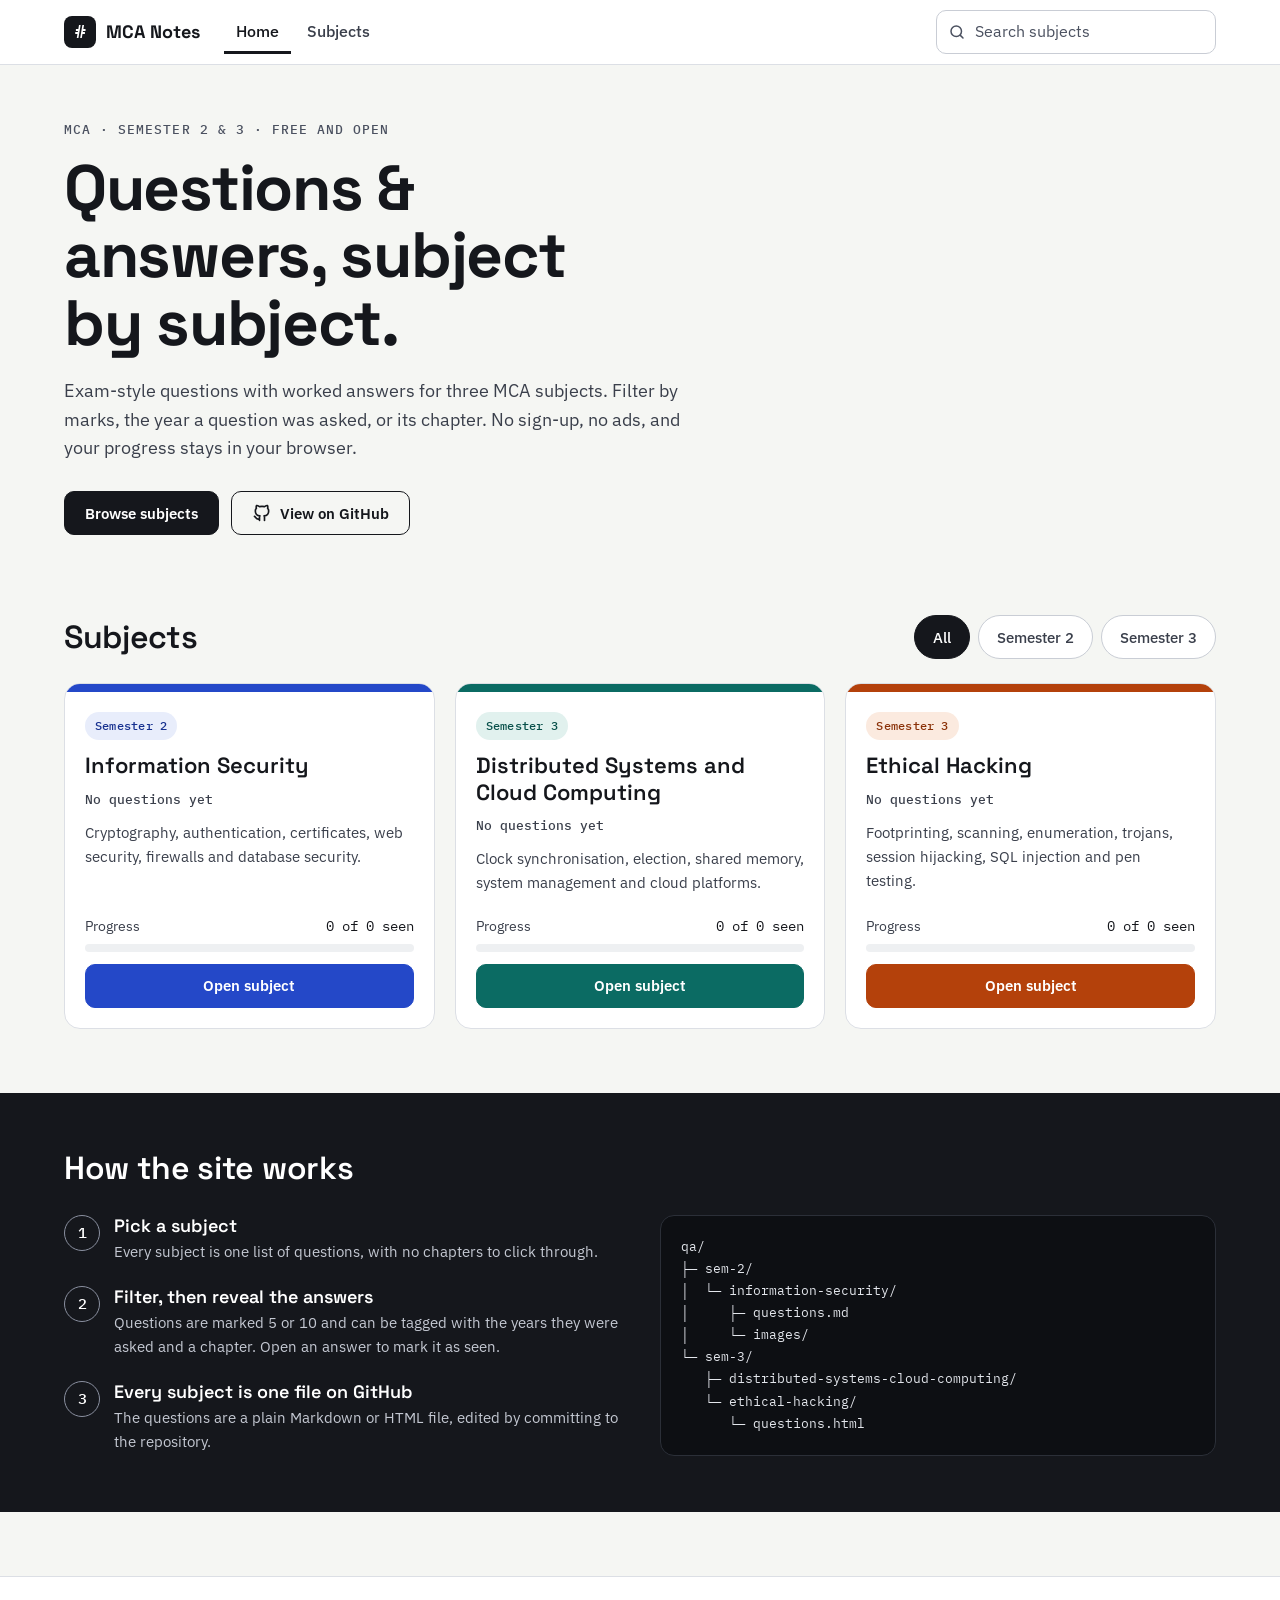
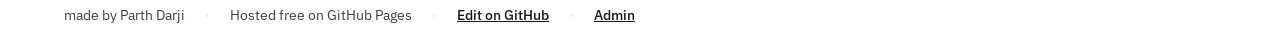
<file: index.html>
<!doctype html>
<html lang="en">
<head>
  <meta charset="utf-8">
  <meta name="viewport" content="width=device-width, initial-scale=1">
  <title>MCA Notes</title>
  <meta name="description" content="Free questions and answers for MCA Semester 2 and 3. Filter by marks, year asked and chapter.">
  <link rel="icon" href="assets/favicon.svg" type="image/svg+xml">
  <link rel="preconnect" href="https://fonts.googleapis.com">
  <link rel="preconnect" href="https://fonts.gstatic.com" crossorigin>
  <link rel="stylesheet" href="https://fonts.googleapis.com/css2?family=IBM+Plex+Mono:wght@400;500&family=IBM+Plex+Sans:wght@400;500;600&family=Space+Grotesk:wght@500;600;700&display=swap">
  <link rel="stylesheet" href="assets/css/style.css">
</head>
<body>
  <a class="skip-link" href="#main">Skip to content</a>

  <header class="site-header">
    <div class="container header-inner">
      <a class="brand" href="index.html" aria-label="MCA Notes home">
        <span class="brand-mark" aria-hidden="true">#</span>
        <span class="brand-name">MCA Notes</span>
      </a>
      <nav class="site-nav" id="site-nav" aria-label="Main">
        <a href="index.html" aria-current="page">Home</a>
        <a href="#subjects">Subjects</a>
      </nav>
      <form class="site-search" role="search" onsubmit="return false">
        <label class="sr-only" for="search">Search subjects</label>
        <svg class="icon" viewBox="0 0 24 24" aria-hidden="true"><circle cx="11" cy="11" r="7"/><path d="m20 20-3.5-3.5"/></svg>
        <input class="input" id="search" type="search" placeholder="Search subjects" autocomplete="off">
      </form>
      <button class="nav-toggle" type="button" id="nav-toggle" aria-expanded="false" aria-controls="site-nav" aria-label="Menu">
        <svg class="icon" viewBox="0 0 24 24" aria-hidden="true"><path d="M4 7h16M4 12h16M4 17h16"/></svg>
      </button>
    </div>
  </header>

  <main id="main">
    <noscript><p class="container" style="padding-block: 24px">This site needs JavaScript to list the subjects. Please enable it and reload.</p></noscript>
    <section class="hero">
      <div class="container">
        <p class="eyebrow">MCA · Semester 2 &amp; 3 · Free and open</p>
        <h1>Questions &amp; answers, subject by subject.</h1>
        <p class="hero-lead">Exam-style questions with worked answers for three MCA subjects. Filter by marks, the year a question was asked, or its chapter. No sign-up, no ads, and your progress stays in your browser.</p>
        <div class="hero-actions">
          <a class="btn btn-primary" href="#subjects">Browse subjects</a>
          <a class="btn" href="https://github.com/Parthdarji25/mca-note-qa" target="_blank" rel="noopener noreferrer">
            <svg class="icon" viewBox="0 0 24 24" aria-hidden="true"><path d="M9 19c-4.3 1.4-4.3-2.5-6-3m12 5v-3.5c0-1 .1-1.4-.5-2 2.8-.3 5.5-1.4 5.5-6a4.6 4.6 0 0 0-1.3-3.2 4.2 4.2 0 0 0-.1-3.2s-1.1-.3-3.5 1.3a12.3 12.3 0 0 0-6.2 0C6.5 2.8 5.4 3.1 5.4 3.1a4.2 4.2 0 0 0-.1 3.2A4.6 4.6 0 0 0 4 9.5c0 4.6 2.7 5.7 5.5 6-.6.6-.6 1.2-.5 2V21"/></svg>
            View on GitHub
          </a>
        </div>
      </div>
    </section>

    <div class="container">
      <a class="card continue-card" id="continue" href="#" hidden>
        <div class="continue-text">
          <p class="continue-label">Continue practising</p>
          <p class="continue-title" id="continue-title"></p>
          <p class="continue-sub" id="continue-sub"></p>
        </div>
        <svg class="icon" viewBox="0 0 24 24" aria-hidden="true"><path d="M5 12h14m-6-6 6 6-6 6"/></svg>
      </a>
    </div>

    <section class="section" id="subjects" aria-labelledby="subjects-title">
      <div class="container">
        <div class="section-head">
          <h2 id="subjects-title">Subjects</h2>
          <div class="filter" role="group" aria-label="Filter by semester">
            <button class="chip-btn" type="button" data-sem="all" aria-pressed="true">All</button>
            <button class="chip-btn" type="button" data-sem="2" aria-pressed="false">Semester 2</button>
            <button class="chip-btn" type="button" data-sem="3" aria-pressed="false">Semester 3</button>
          </div>
        </div>
        <div class="subject-grid" id="subject-grid" aria-live="polite">
          <p class="empty-note">Loading subjects…</p>
        </div>
      </div>
    </section>

    <section class="how" aria-labelledby="how-title">
      <div class="container">
        <h2 id="how-title">How the site works</h2>
        <div class="how-grid">
          <ol class="steps">
            <li>
              <div>
                <h3>Pick a subject</h3>
                <p>Every subject is one list of questions, with no chapters to click through.</p>
              </div>
            </li>
            <li>
              <div>
                <h3>Filter, then reveal the answers</h3>
                <p>Questions are marked 5 or 10 and can be tagged with the years they were asked and a chapter. Open an answer to mark it as seen.</p>
              </div>
            </li>
            <li>
              <div>
                <h3>Every subject is one file on GitHub</h3>
                <p>The questions are a plain Markdown or HTML file, edited by committing to the repository.</p>
              </div>
            </li>
          </ol>
          <pre class="tree" aria-label="Folder structure"><code>qa/
├─ sem-2/
│  └─ information-security/
│     ├─ questions.md
│     └─ images/
└─ sem-3/
   ├─ distributed-systems-cloud-computing/
   └─ ethical-hacking/
      └─ questions.html</code></pre>
        </div>
      </div>
    </section>
  </main>

  <footer class="site-footer">
    <div class="container footer-inner">
      <span>made by Parth Darji</span>
      <span class="sep" aria-hidden="true">·</span>
      <span>Hosted free on GitHub Pages</span>
      <span class="sep" aria-hidden="true">·</span>
      <a href="https://github.com/Parthdarji25/mca-note-qa" target="_blank" rel="noopener noreferrer">Edit on GitHub</a>
      <span class="sep" aria-hidden="true">·</span>
      <a href="admin/">Admin</a>
    </div>
  </footer>

  <script type="module" src="assets/js/nav.js"></script>
  <script type="module" src="assets/js/home.js"></script>
</body>
</html>
</file>
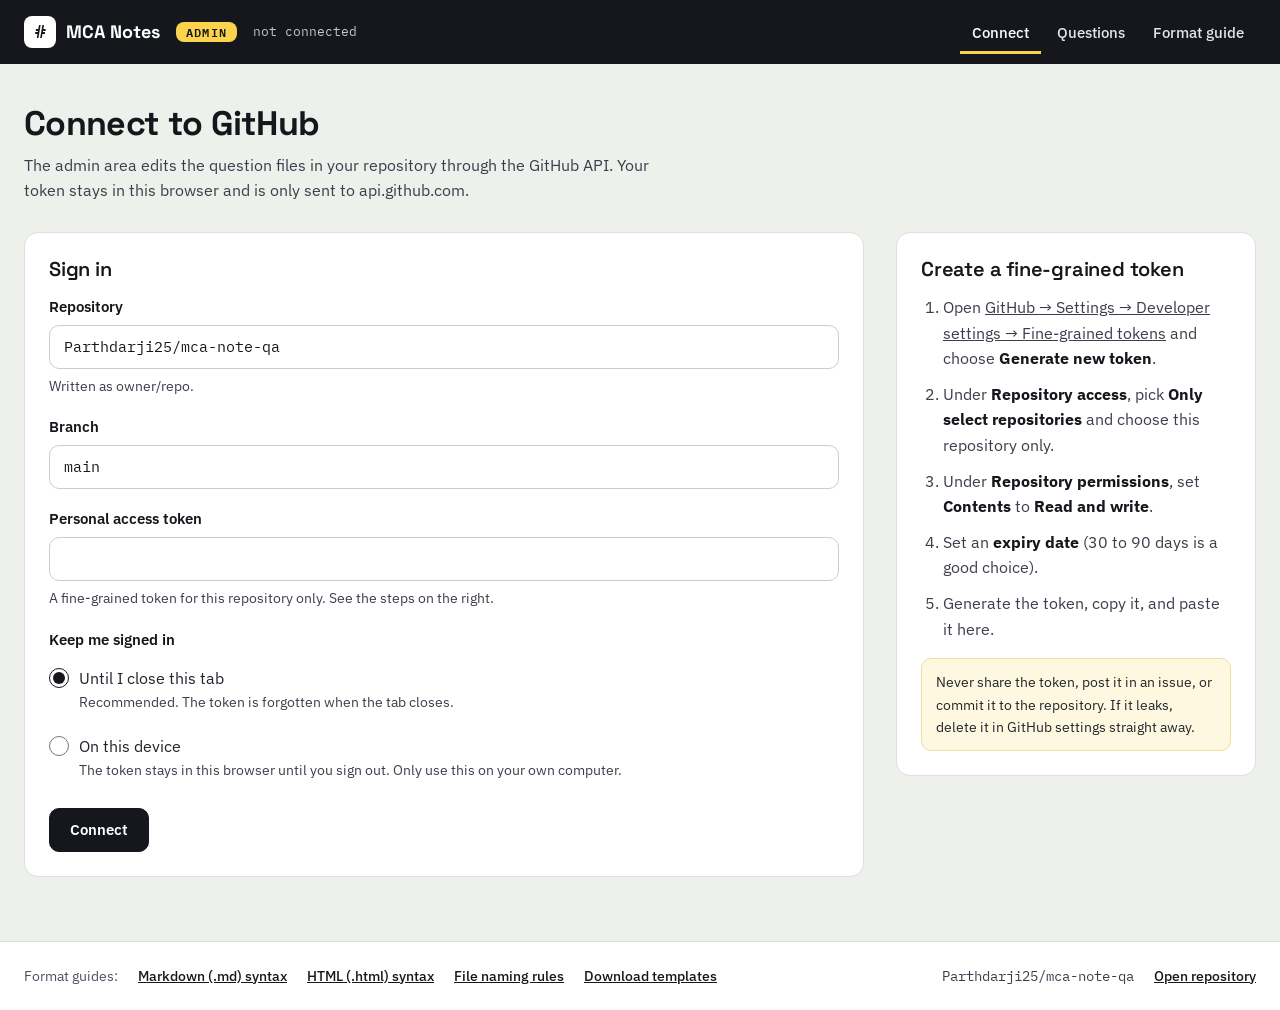
<file: admin/index.html>
<!doctype html>
<html lang="en">
<head>
  <meta charset="utf-8">
  <meta name="viewport" content="width=device-width, initial-scale=1">
  <meta name="robots" content="noindex">
  <title>Connect to GitHub · MCA Notes Admin</title>
  <meta name="description" content="Sign in to the MCA Notes admin area with a GitHub token.">
  <link rel="icon" href="../assets/favicon.svg" type="image/svg+xml">
  <link rel="preconnect" href="https://fonts.googleapis.com">
  <link rel="preconnect" href="https://fonts.gstatic.com" crossorigin>
  <link rel="stylesheet" href="https://fonts.googleapis.com/css2?family=IBM+Plex+Mono:wght@400;500&family=IBM+Plex+Sans:wght@400;500;600&family=Space+Grotesk:wght@500;600;700&display=swap">
  <link rel="stylesheet" href="../assets/css/style.css">
  <link rel="stylesheet" href="../assets/css/admin.css">
</head>
<body class="admin">
  <a class="skip-link" href="#main">Skip to content</a>
  <header class="admin-header" id="admin-header"></header>

  <main id="main" class="container admin-main">
    <h1 class="admin-title">Connect to GitHub</h1>
    <p class="admin-lead">The admin area edits the question files in your repository through the GitHub API. Your token stays in this browser and is only sent to api.github.com.</p>

    <div class="admin-grid">
      <div>
        <div id="status" class="banner banner-error" role="alert" hidden></div>

        <section class="panel" id="connect-panel" aria-labelledby="connect-title">
          <h2 id="connect-title">Sign in</h2>
          <form id="connect-form" novalidate>
            <div class="field">
              <label for="repo">Repository</label>
              <input class="input mono" id="repo" name="repo" type="text" value="Parthdarji25/mca-note-qa" autocomplete="off" spellcheck="false" required>
              <span class="hint">Written as owner/repo.</span>
            </div>
            <div class="field">
              <label for="branch">Branch</label>
              <input class="input mono" id="branch" name="branch" type="text" value="main" autocomplete="off" spellcheck="false" required>
            </div>
            <div class="field">
              <label for="token">Personal access token</label>
              <input class="input mono" id="token" name="token" type="password" autocomplete="off" spellcheck="false" required>
              <span class="hint">A fine-grained token for this repository only. See the steps on the right.</span>
            </div>
            <fieldset class="radio-group">
              <legend>Keep me signed in</legend>
              <label class="radio">
                <input type="radio" name="persist" value="session" checked>
                <span>Until I close this tab<small>Recommended. The token is forgotten when the tab closes.</small></span>
              </label>
              <label class="radio">
                <input type="radio" name="persist" value="device">
                <span>On this device<small>The token stays in this browser until you sign out. Only use this on your own computer.</small></span>
              </label>
            </fieldset>
            <button class="btn btn-primary" id="connect-btn" type="submit">Connect</button>
          </form>
        </section>

        <section class="panel connected" id="connected-panel" aria-labelledby="connected-title" hidden>
          <h2 id="connected-title">You are connected</h2>
          <dl>
            <dt>Repository</dt><dd id="c-repo"></dd>
            <dt>Branch</dt><dd id="c-branch"></dd>
            <dt>Token kept</dt><dd id="c-kept"></dd>
          </dl>
          <div class="btn-row">
            <a class="btn btn-primary" href="questions.html">Manage questions</a>
            <button class="btn" id="signout-btn" type="button">Sign out</button>
          </div>
        </section>
      </div>

      <aside class="panel" aria-labelledby="help-title">
        <h2 id="help-title">Create a fine-grained token</h2>
        <ol class="steps-list">
          <li>Open <a href="https://github.com/settings/personal-access-tokens/new" target="_blank" rel="noopener noreferrer">GitHub &rarr; Settings &rarr; Developer settings &rarr; Fine-grained tokens</a> and choose <strong>Generate new token</strong>.</li>
          <li>Under <strong>Repository access</strong>, pick <strong>Only select repositories</strong> and choose this repository only.</li>
          <li>Under <strong>Repository permissions</strong>, set <strong>Contents</strong> to <strong>Read and write</strong>.</li>
          <li>Set an <strong>expiry date</strong> (30 to 90 days is a good choice).</li>
          <li>Generate the token, copy it, and paste it here.</li>
        </ol>
        <p class="callout">Never share the token, post it in an issue, or commit it to the repository. If it leaks, delete it in GitHub settings straight away.</p>
      </aside>
    </div>
  </main>

  <footer class="admin-footer" id="admin-footer"></footer>
  <script type="module" src="../assets/js/admin/connect.js"></script>
</body>
</html>
</file>
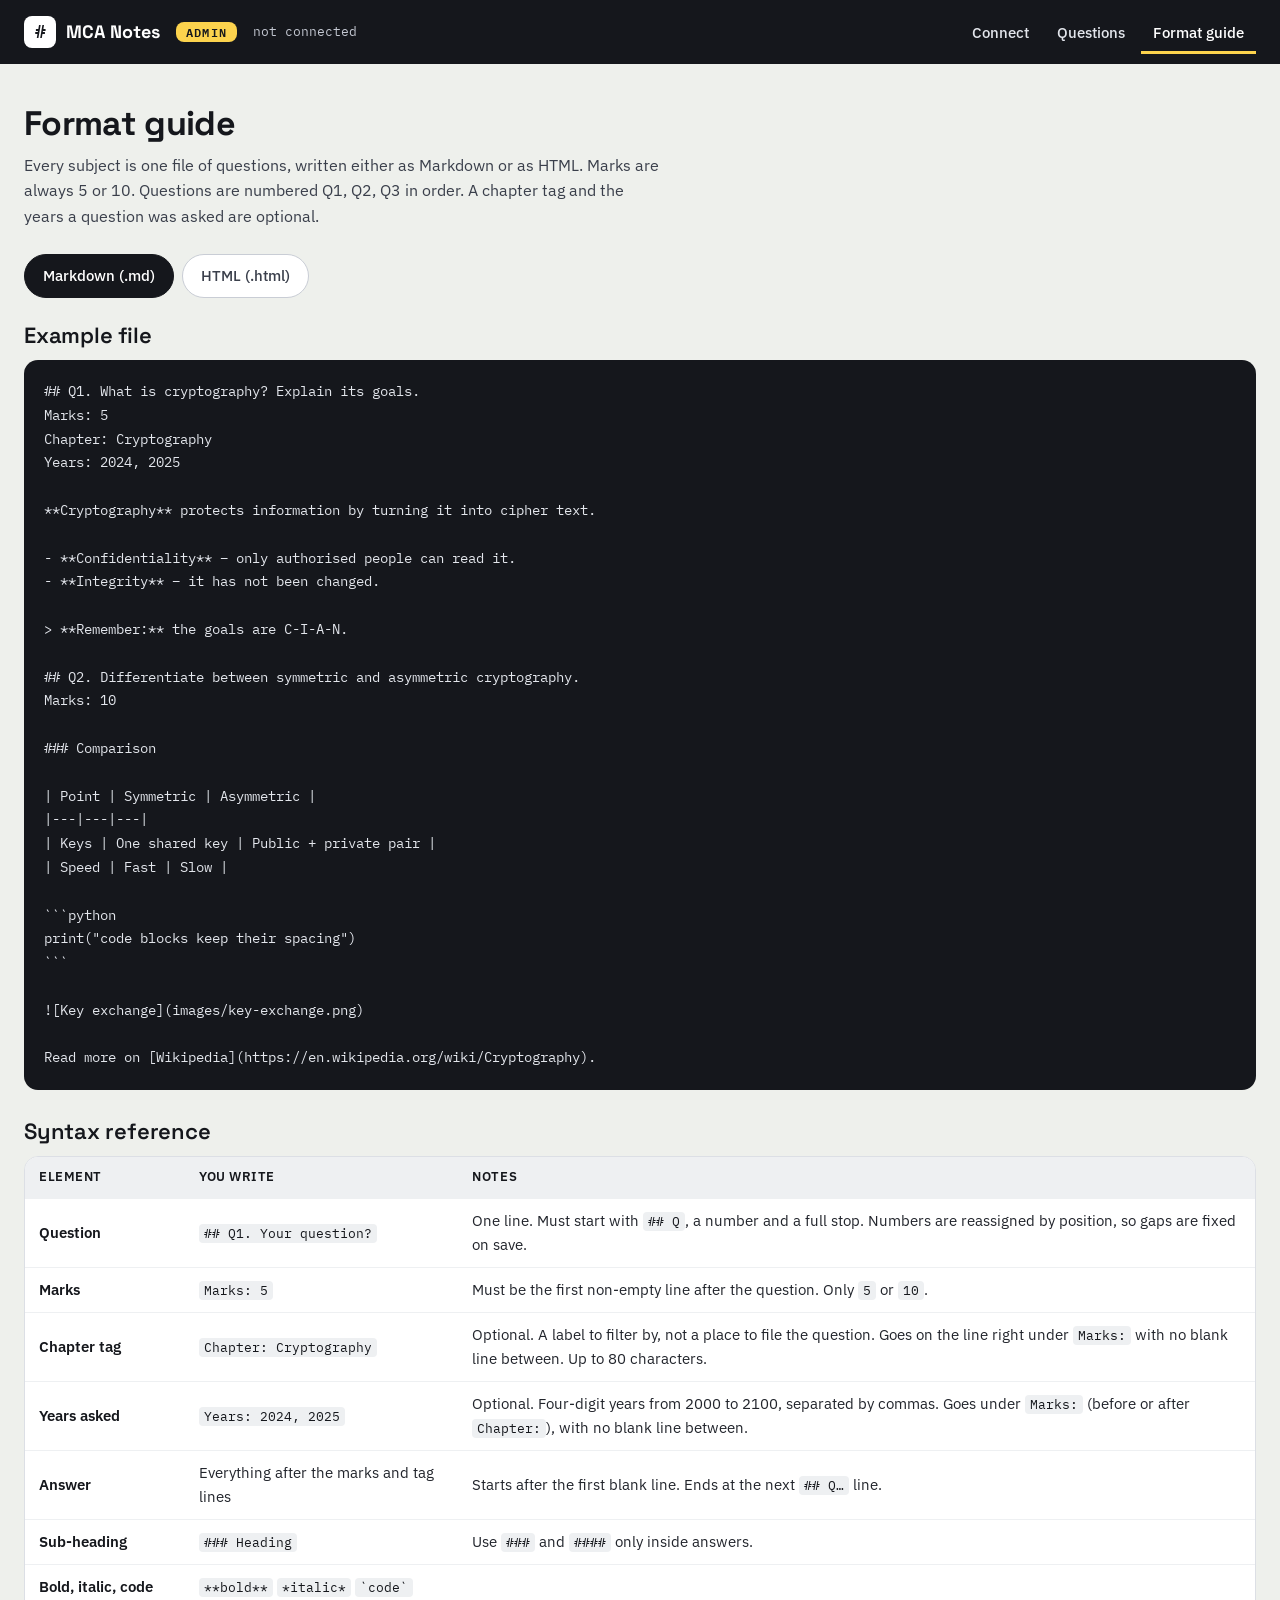
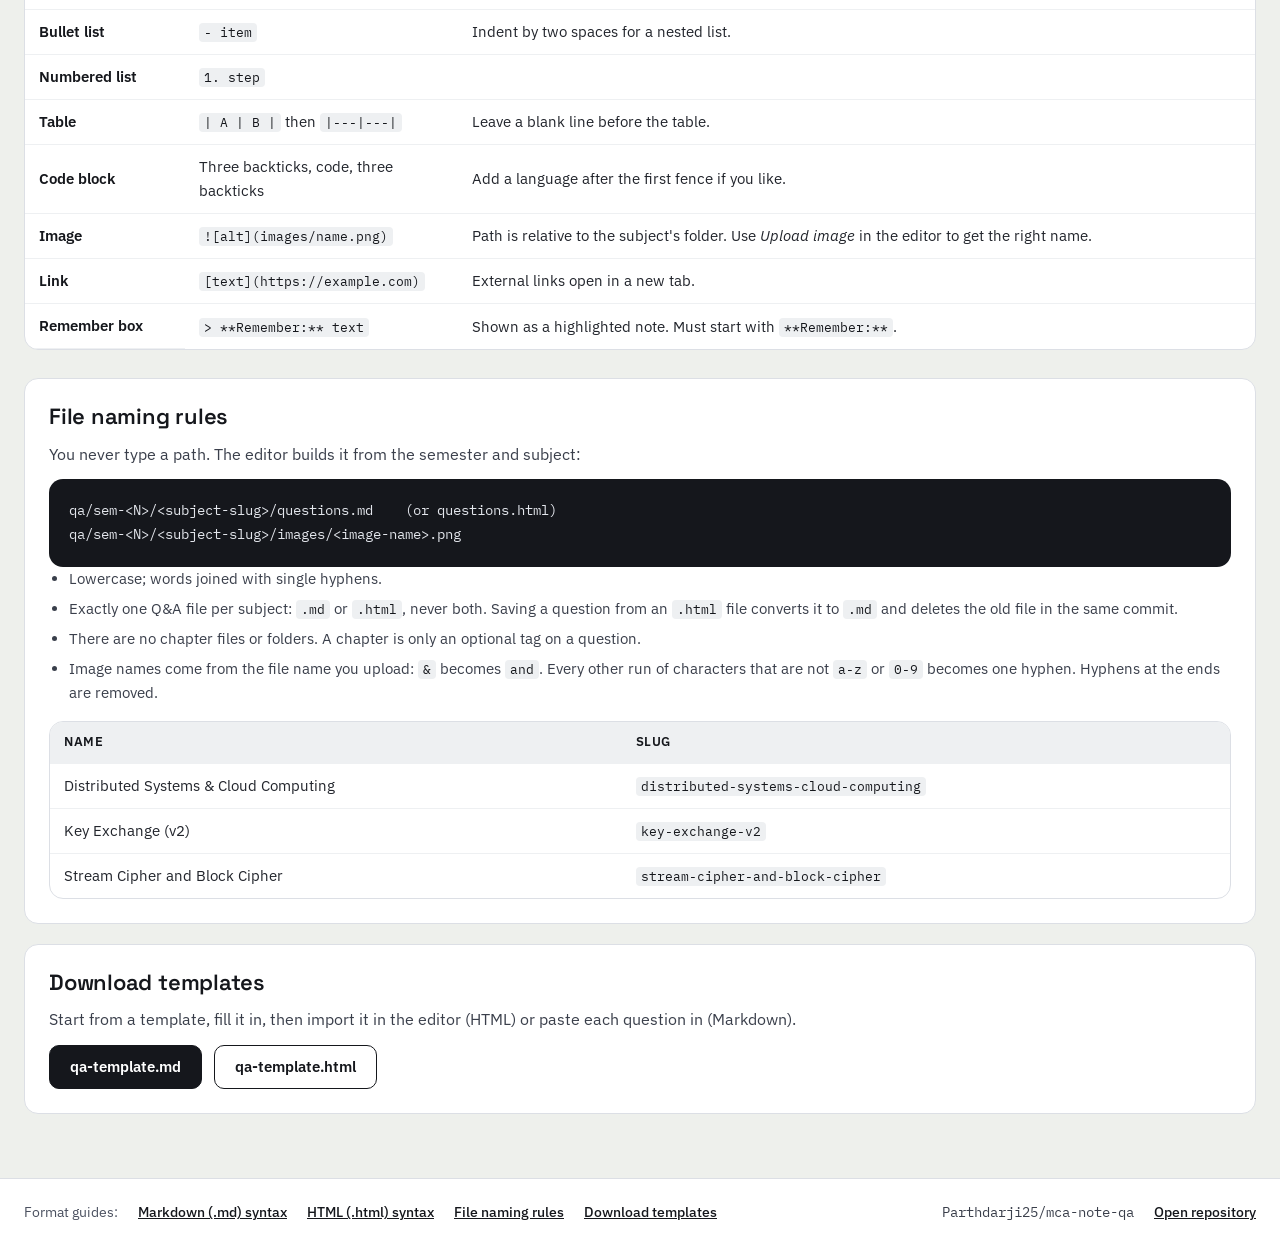
<file: admin/guide.html>
<!doctype html>
<html lang="en">
<head>
  <meta charset="utf-8">
  <meta name="viewport" content="width=device-width, initial-scale=1">
  <meta name="robots" content="noindex">
  <title>Format guide · MCA Notes Admin</title>
  <meta name="description" content="How to write Q&amp;A files in Markdown or HTML, the file naming rules, and downloadable templates.">
  <link rel="icon" href="../assets/favicon.svg" type="image/svg+xml">
  <link rel="preconnect" href="https://fonts.googleapis.com">
  <link rel="preconnect" href="https://fonts.gstatic.com" crossorigin>
  <link rel="stylesheet" href="https://fonts.googleapis.com/css2?family=IBM+Plex+Mono:wght@400;500&family=IBM+Plex+Sans:wght@400;500;600&family=Space+Grotesk:wght@500;600;700&display=swap">
  <link rel="stylesheet" href="../assets/css/style.css">
  <link rel="stylesheet" href="../assets/css/admin.css">
</head>
<body class="admin">
  <a class="skip-link" href="#main">Skip to content</a>
  <header class="admin-header" id="admin-header"></header>

  <main id="main" class="container admin-main">
    <h1 class="admin-title">Format guide</h1>
    <p class="admin-lead">Every subject is one file of questions, written either as Markdown or as HTML. Marks are always 5 or 10. Questions are numbered Q1, Q2, Q3 in order. A chapter tag and the years a question was asked are optional.</p>

    <div class="tabs" role="tablist" aria-label="File format">
      <button class="tab" type="button" role="tab" id="tab-md" aria-controls="panel-md" aria-selected="true">Markdown (.md)</button>
      <button class="tab" type="button" role="tab" id="tab-html" aria-controls="panel-html" aria-selected="false">HTML (.html)</button>
    </div>

    <!-- ===================== Markdown ===================== -->
    <section id="panel-md" role="tabpanel" aria-labelledby="tab-md" class="guide-panel">
      <h2>Example file</h2>
      <pre class="code-panel" tabindex="0" aria-label="Markdown example file"><code>## Q1. What is cryptography? Explain its goals.
Marks: 5
Chapter: Cryptography
Years: 2024, 2025

**Cryptography** protects information by turning it into cipher text.

- **Confidentiality** – only authorised people can read it.
- **Integrity** – it has not been changed.

&gt; **Remember:** the goals are C-I-A-N.

## Q2. Differentiate between symmetric and asymmetric cryptography.
Marks: 10

### Comparison

| Point | Symmetric | Asymmetric |
|---|---|---|
| Keys | One shared key | Public + private pair |
| Speed | Fast | Slow |

```python
print("code blocks keep their spacing")
```

![Key exchange](images/key-exchange.png)

Read more on [Wikipedia](https://en.wikipedia.org/wiki/Cryptography).</code></pre>

      <h2>Syntax reference</h2>
      <div class="table-wrap">
        <table class="data-table guide-table">
          <thead><tr><th scope="col">Element</th><th scope="col">You write</th><th scope="col">Notes</th></tr></thead>
          <tbody>
            <tr><th scope="row">Question</th><td><code>## Q1. Your question?</code></td><td>One line. Must start with <code>## Q</code>, a number and a full stop. Numbers are reassigned by position, so gaps are fixed on save.</td></tr>
            <tr><th scope="row">Marks</th><td><code>Marks: 5</code></td><td>Must be the first non-empty line after the question. Only <code>5</code> or <code>10</code>.</td></tr>
            <tr><th scope="row">Chapter tag</th><td><code>Chapter: Cryptography</code></td><td>Optional. A label to filter by, not a place to file the question. Goes on the line right under <code>Marks:</code> with no blank line between. Up to 80 characters.</td></tr>
            <tr><th scope="row">Years asked</th><td><code>Years: 2024, 2025</code></td><td>Optional. Four-digit years from 2000 to 2100, separated by commas. Goes under <code>Marks:</code> (before or after <code>Chapter:</code>), with no blank line between.</td></tr>
            <tr><th scope="row">Answer</th><td>Everything after the marks and tag lines</td><td>Starts after the first blank line. Ends at the next <code>## Q…</code> line.</td></tr>
            <tr><th scope="row">Sub-heading</th><td><code>### Heading</code></td><td>Use <code>###</code> and <code>####</code> only inside answers.</td></tr>
            <tr><th scope="row">Bold, italic, code</th><td><code>**bold**</code> <code>*italic*</code> <code>`code`</code></td><td></td></tr>
            <tr><th scope="row">Bullet list</th><td><code>- item</code></td><td>Indent by two spaces for a nested list.</td></tr>
            <tr><th scope="row">Numbered list</th><td><code>1. step</code></td><td></td></tr>
            <tr><th scope="row">Table</th><td><code>| A | B |</code> then <code>|---|---|</code></td><td>Leave a blank line before the table.</td></tr>
            <tr><th scope="row">Code block</th><td>Three backticks, code, three backticks</td><td>Add a language after the first fence if you like.</td></tr>
            <tr><th scope="row">Image</th><td><code>![alt](images/name.png)</code></td><td>Path is relative to the subject's folder. Use <em>Upload image</em> in the editor to get the right name.</td></tr>
            <tr><th scope="row">Link</th><td><code>[text](https://example.com)</code></td><td>External links open in a new tab.</td></tr>
            <tr><th scope="row">Remember box</th><td><code>&gt; **Remember:** text</code></td><td>Shown as a highlighted note. Must start with <code>**Remember:**</code>.</td></tr>
          </tbody>
        </table>
      </div>
    </section>

    <!-- ===================== HTML ===================== -->
    <section id="panel-html" role="tabpanel" aria-labelledby="tab-html" class="guide-panel" hidden>
      <h2>Example file</h2>
      <pre class="code-panel" tabindex="0" aria-label="HTML example file"><code>&lt;section class="question" data-marks="5" data-chapter="Cryptography" data-years="2024,2025"&gt;
  &lt;h2&gt;What is cryptography? Explain its goals.&lt;/h2&gt;
  &lt;div class="answer"&gt;
    &lt;p&gt;&lt;strong&gt;Cryptography&lt;/strong&gt; protects information.&lt;/p&gt;
    &lt;ul&gt;
      &lt;li&gt;Confidentiality&lt;/li&gt;
      &lt;li&gt;Integrity&lt;/li&gt;
    &lt;/ul&gt;
    &lt;blockquote class="note"&gt;&lt;strong&gt;Remember:&lt;/strong&gt; C-I-A-N.&lt;/blockquote&gt;
  &lt;/div&gt;
&lt;/section&gt;

&lt;section class="question" data-marks="10"&gt;
  &lt;h2&gt;Differentiate between symmetric and asymmetric cryptography.&lt;/h2&gt;
  &lt;div class="answer"&gt;
    &lt;h3&gt;Comparison&lt;/h3&gt;
    &lt;table&gt;
      &lt;thead&gt;&lt;tr&gt;&lt;th&gt;Point&lt;/th&gt;&lt;th&gt;Symmetric&lt;/th&gt;&lt;th&gt;Asymmetric&lt;/th&gt;&lt;/tr&gt;&lt;/thead&gt;
      &lt;tbody&gt;&lt;tr&gt;&lt;td&gt;Keys&lt;/td&gt;&lt;td&gt;One&lt;/td&gt;&lt;td&gt;Two&lt;/td&gt;&lt;/tr&gt;&lt;/tbody&gt;
    &lt;/table&gt;
    &lt;pre&gt;&lt;code&gt;print("hello")&lt;/code&gt;&lt;/pre&gt;
    &lt;p&gt;&lt;img src="images/key-exchange.png" alt="Key exchange"&gt;&lt;/p&gt;
  &lt;/div&gt;
&lt;/section&gt;</code></pre>

      <h2>Syntax reference</h2>
      <div class="table-wrap">
        <table class="data-table guide-table">
          <thead><tr><th scope="col">Element</th><th scope="col">You write</th><th scope="col">Notes</th></tr></thead>
          <tbody>
            <tr><th scope="row">Question</th><td><code>&lt;section class="question" data-marks="5"&gt;</code></td><td>One section per question. <code>data-marks</code> must be <code>5</code> or <code>10</code>.</td></tr>
            <tr><th scope="row">Chapter tag</th><td><code>data-chapter="Cryptography"</code></td><td>Optional attribute on the section. A label to filter by. Up to 80 characters.</td></tr>
            <tr><th scope="row">Years asked</th><td><code>data-years="2024,2025"</code></td><td>Optional attribute on the section. Four-digit years from 2000 to 2100, separated by commas.</td></tr>
            <tr><th scope="row">Question text</th><td><code>&lt;h2&gt;…&lt;/h2&gt;</code></td><td>The first <code>h2</code> in the section.</td></tr>
            <tr><th scope="row">Answer</th><td><code>&lt;div class="answer"&gt;…&lt;/div&gt;</code></td><td>Everything the reader sees under the question.</td></tr>
            <tr><th scope="row">Text</th><td><code>p h3 h4 strong em b i u br sup sub hr</code></td><td>Use <code>h3</code> or <code>h4</code> for headings inside answers.</td></tr>
            <tr><th scope="row">Lists</th><td><code>ul ol li</code></td><td></td></tr>
            <tr><th scope="row">Table</th><td><code>table thead tbody tr th td</code></td><td></td></tr>
            <tr><th scope="row">Code</th><td><code>&lt;pre&gt;&lt;code&gt;…&lt;/code&gt;&lt;/pre&gt;</code></td><td>Escape <code>&lt;</code> as <code>&amp;lt;</code> inside code.</td></tr>
            <tr><th scope="row">Image</th><td><code>&lt;img src="images/name.png" alt="…"&gt;</code></td><td>Path is relative to the subject's folder.</td></tr>
            <tr><th scope="row">Link</th><td><code>&lt;a href="https://…"&gt;text&lt;/a&gt;</code></td><td>External links open in a new tab.</td></tr>
            <tr><th scope="row">Remember box</th><td><code>&lt;blockquote class="note"&gt;…&lt;/blockquote&gt;</code></td><td>Shown as a highlighted note.</td></tr>
          </tbody>
        </table>
      </div>

      <div class="panel removed-box">
        <h2>Removed from .html files</h2>
        <p>Uploaded files are cleaned before they are saved, and again every time a page is shown. The editor lists anything it will remove.</p>
        <ul class="rule-list">
          <li><code>&lt;script&gt;</code>, <code>&lt;style&gt;</code>, <code>&lt;iframe&gt;</code>, <code>&lt;form&gt;</code>, <code>&lt;object&gt;</code> and <code>&lt;embed&gt;</code> elements.</li>
          <li>Inline <code>style="…"</code> attributes.</li>
          <li>Every event attribute: <code>onclick</code>, <code>onload</code>, <code>onerror</code> and all other <code>on…</code> attributes.</li>
          <li><code>javascript:</code> links.</li>
          <li>Any tag not in the table above (for example <code>div</code>, <code>span</code>, <code>h1</code>, <code>h2</code>, <code>h5</code> inside an answer). The text inside is kept; the tag is dropped.</li>
          <li>Classes, ids and data attributes, except <code>class="note"</code> on a blockquote.</li>
        </ul>
      </div>
    </section>

    <!-- ===================== Naming ===================== -->
    <section id="naming" class="panel guide-section" aria-labelledby="naming-title">
      <h2 id="naming-title">File naming rules</h2>
      <p>You never type a path. The editor builds it from the semester and subject:</p>
      <pre class="code-panel" tabindex="0" aria-label="Path pattern"><code>qa/sem-&lt;N&gt;/&lt;subject-slug&gt;/questions.md    (or questions.html)
qa/sem-&lt;N&gt;/&lt;subject-slug&gt;/images/&lt;image-name&gt;.png</code></pre>
      <ul class="rule-list">
        <li>Lowercase; words joined with single hyphens.</li>
        <li>Exactly one Q&amp;A file per subject: <code>.md</code> or <code>.html</code>, never both. Saving a question from an <code>.html</code> file converts it to <code>.md</code> and deletes the old file in the same commit.</li>
        <li>There are no chapter files or folders. A chapter is only an optional tag on a question.</li>
        <li>Image names come from the file name you upload: <code>&amp;</code> becomes <code>and</code>. Every other run of characters that are not <code>a-z</code> or <code>0-9</code> becomes one hyphen. Hyphens at the ends are removed.</li>
      </ul>
      <div class="table-wrap">
        <table class="data-table guide-table">
          <thead><tr><th scope="col">Name</th><th scope="col">Slug</th></tr></thead>
          <tbody>
            <tr><td>Distributed Systems &amp; Cloud Computing</td><td><code>distributed-systems-cloud-computing</code></td></tr>
            <tr><td>Key Exchange (v2)</td><td><code>key-exchange-v2</code></td></tr>
            <tr><td>Stream Cipher and Block Cipher</td><td><code>stream-cipher-and-block-cipher</code></td></tr>
          </tbody>
        </table>
      </div>
    </section>

    <!-- ===================== Templates ===================== -->
    <section id="templates" class="panel guide-section" aria-labelledby="templates-title">
      <h2 id="templates-title">Download templates</h2>
      <p>Start from a template, fill it in, then import it in the editor (HTML) or paste each question in (Markdown).</p>
      <div class="btn-row">
        <a class="btn btn-primary" href="../templates/qa-template.md" download>qa-template.md</a>
        <a class="btn" href="../templates/qa-template.html" download>qa-template.html</a>
      </div>
    </section>
  </main>

  <footer class="admin-footer" id="admin-footer"></footer>
  <script type="module" src="../assets/js/admin/guide.js"></script>
</body>
</html>
</file>
<file: assets/css/style.css>
/* MCA Notes - design tokens and shared components */

:root {
  /* Surfaces and text */
  --ground: #F5F6F3;
  --surface: #FFFFFF;
  --admin-ground: #EEF0EC;
  --ink: #15171C;
  --text: #22252C;
  --text-2: #3A3F4B;
  --muted: #4B5160;
  --line: #DCDFE5;
  --line-soft: #EEF0F2;
  --input-border: #C9CDD5;
  --code-bg: #15171C;
  --code-text: #E3E6EC;

  /* Status */
  --success-bg: #DDF3E4;
  --success-text: #0F5132;
  --danger: #A11D1D;
  --danger-bg: #FDE8E8;
  --warn-bg: #FFF8E1;
  --warn-line: #F2DE9C;
  --admin-badge: #FCD34D;

  /* Subject accent: overridden per element from subjects.json */
  --accent: #2448C8;
  --tint: #E8EDFB;
  --accent-dark: #16308F;

  /* Shape and layout */
  --radius-sm: 8px;
  --radius-md: 10px;
  --radius-lg: 14px;
  --radius-xl: 16px;
  --page-max: 1200px;
  --admin-max: 1360px;
  --gutter: 24px;
  --touch: 44px;

  /* Type */
  --font-head: "Space Grotesk", system-ui, sans-serif;
  --font-body: "IBM Plex Sans", system-ui, -apple-system, "Segoe UI", sans-serif;
  --font-mono: "IBM Plex Mono", ui-monospace, "SFMono-Regular", Menlo, Consolas, monospace;
}

@media (max-width: 639px) {
  :root { --gutter: 16px; }
}

/* ---------- Base ---------- */

*, *::before, *::after { box-sizing: border-box; }

html { -webkit-text-size-adjust: 100%; scroll-behavior: smooth; }

body {
  margin: 0;
  min-height: 100vh;
  display: flex;
  flex-direction: column;
  background: var(--ground);
  color: var(--text);
  font-family: var(--font-body);
  font-size: 16px;
  line-height: 1.6;
  overflow-wrap: break-word;
}

main { flex: 1 0 auto; }

h1, h2, h3, h4 {
  margin: 0;
  color: var(--ink);
  font-family: var(--font-head);
  line-height: 1.2;
}
h1 { font-weight: 700; letter-spacing: -0.02em; }
h2 { font-weight: 600; letter-spacing: -0.01em; }
h3, h4 { font-weight: 600; }

p { margin: 0; }
a { color: inherit; }
img, svg { max-width: 100%; }

code, pre, .mono { font-family: var(--font-mono); }

.icon {
  width: 20px;
  height: 20px;
  flex: none;
  fill: none;
  stroke: currentColor;
  stroke-width: 2;
  stroke-linecap: round;
  stroke-linejoin: round;
}

.sr-only {
  position: absolute;
  width: 1px;
  height: 1px;
  padding: 0;
  margin: -1px;
  overflow: hidden;
  clip: rect(0, 0, 0, 0);
  white-space: nowrap;
  border: 0;
}

.container {
  width: 100%;
  max-width: var(--page-max);
  margin: 0 auto;
  padding-inline: var(--gutter);
}

/* ---------- Focus ---------- */

:focus-visible {
  outline: 3px solid var(--accent);
  outline-offset: 2px;
  border-radius: 4px;
}

.skip-link {
  position: absolute;
  left: 16px;
  top: -80px;
  z-index: 100;
  padding: 10px 16px;
  background: var(--ink);
  color: #fff;
  border-radius: var(--radius-sm);
  text-decoration: none;
}
.skip-link:focus { top: 12px; }

/* ---------- Header ---------- */

.site-header {
  position: sticky;
  top: 0;
  z-index: 50;
  background: var(--surface);
  border-bottom: 1px solid var(--line);
}

.header-inner {
  display: flex;
  align-items: center;
  gap: 16px;
  min-height: 64px;
}

.brand {
  display: inline-flex;
  align-items: center;
  gap: 10px;
  min-height: var(--touch);
  color: var(--ink);
  font-family: var(--font-head);
  font-weight: 700;
  font-size: 18px;
  text-decoration: none;
  white-space: nowrap;
}

.brand-mark {
  display: grid;
  place-items: center;
  width: 32px;
  height: 32px;
  background: var(--ink);
  color: #fff;
  border-radius: var(--radius-sm);
  font-family: var(--font-mono);
  font-weight: 500;
  font-size: 18px;
  line-height: 1;
}

.site-nav { display: flex; gap: 4px; margin-left: 8px; }

.site-nav a {
  display: inline-flex;
  align-items: center;
  min-height: var(--touch);
  padding: 0 12px;
  border-radius: var(--radius-sm);
  color: var(--text-2);
  font-weight: 500;
  text-decoration: none;
}
.site-nav a:hover { background: var(--line-soft); color: var(--ink); }
.site-nav a[aria-current="page"] { color: var(--ink); box-shadow: inset 0 -3px 0 var(--ink); border-radius: 0; }

.site-search {
  position: relative;
  margin-left: auto;
  flex: 0 1 280px;
  min-width: 0;
}
.site-search .icon {
  position: absolute;
  left: 12px;
  top: 50%;
  transform: translateY(-50%);
  width: 18px;
  height: 18px;
  color: var(--muted);
  pointer-events: none;
}

.input {
  width: 100%;
  min-height: var(--touch);
  padding: 0 14px;
  background: var(--surface);
  color: var(--ink);
  border: 1px solid var(--input-border);
  border-radius: var(--radius-md);
  font: inherit;
}
.input::placeholder { color: var(--muted); opacity: 1; }
.site-search .input { padding-left: 38px; }

/* Menu button: only shown on phones, where the nav becomes a drop-down. */
.nav-toggle {
  display: none;
  flex: none;
  align-items: center;
  justify-content: center;
  width: var(--touch);
  height: var(--touch);
  border: 1px solid var(--input-border);
  border-radius: var(--radius-md);
  background: var(--surface);
  color: var(--ink);
  cursor: pointer;
}
.nav-toggle:hover { border-color: var(--ink); }

@media (max-width: 639px) {
  .header-inner { gap: 10px; }
  .brand-name { font-size: 16px; }
  .site-search { flex-basis: 0; flex-grow: 1; }
  .nav-toggle { display: inline-flex; }
  .site-nav {
    display: none;
    position: absolute;
    top: 100%;
    left: 0;
    right: 0;
    flex-direction: column;
    gap: 0;
    margin: 0;
    padding: 8px var(--gutter) 12px;
    background: var(--surface);
    border-bottom: 1px solid var(--line);
    box-shadow: 0 12px 24px rgba(21, 23, 28, 0.08);
  }
  .site-nav.is-open { display: flex; }
  .site-nav a { padding: 0 12px; }
  .site-nav a[aria-current="page"] { box-shadow: inset 3px 0 0 var(--ink); }
}
@media (max-width: 400px) {
  .brand-name { display: none; }
}

/* ---------- Footer ---------- */

.site-footer {
  margin-top: 64px;
  background: var(--surface);
  border-top: 1px solid var(--line);
  color: var(--text-2);
  font-size: 14px;
}
.footer-inner {
  display: flex;
  flex-wrap: wrap;
  align-items: center;
  gap: 4px 20px;
  padding-block: 16px;
}
.footer-inner a {
  display: inline-flex;
  align-items: center;
  min-height: var(--touch);
  color: var(--ink);
  font-weight: 500;
}
.footer-inner .sep { color: var(--line); }

/* ---------- Buttons ---------- */

.btn {
  display: inline-flex;
  align-items: center;
  justify-content: center;
  gap: 8px;
  min-height: var(--touch);
  padding: 0 20px;
  border: 1.5px solid var(--ink);
  border-radius: var(--radius-md);
  background: transparent;
  color: var(--ink);
  font: 600 15px/1 var(--font-body);
  text-decoration: none;
  cursor: pointer;
  transition: background-color 0.15s, color 0.15s, border-color 0.15s;
}
.btn:hover { background: var(--line-soft); }
.btn-primary { background: var(--ink); color: #fff; }
.btn-primary:hover { background: #2B2F38; }
.btn-accent { background: var(--accent); border-color: var(--accent); color: #fff; }
.btn-accent:hover { background: var(--accent-dark); border-color: var(--accent-dark); }
.btn-block { width: 100%; }

/* ---------- Cards, chips, progress ---------- */

.card {
  background: var(--surface);
  border: 1px solid var(--line);
  border-radius: var(--radius-lg);
}

.chip {
  display: inline-flex;
  align-items: center;
  min-height: 28px;
  padding: 0 10px;
  border-radius: 999px;
  background: var(--tint);
  color: var(--accent-dark);
  font: 500 12px/1 var(--font-mono);
  letter-spacing: 0.02em;
}

/* Filter chips (buttons) */
.chip-btn {
  display: inline-flex;
  align-items: center;
  min-height: var(--touch);
  padding: 0 18px;
  border: 1px solid var(--input-border);
  border-radius: 999px;
  background: var(--surface);
  color: var(--text-2);
  font: 500 15px/1 var(--font-body);
  cursor: pointer;
}
.chip-btn:hover { border-color: var(--ink); color: var(--ink); }
.chip-btn[aria-pressed="true"] { background: var(--ink); border-color: var(--ink); color: #fff; }

.progress {
  height: 8px;
  background: var(--line-soft);
  border-radius: 999px;
  overflow: hidden;
}
.progress > span {
  display: block;
  height: 100%;
  background: var(--accent);
  border-radius: 999px;
  transition: width 0.3s;
}
.progress-label {
  display: flex;
  justify-content: space-between;
  margin-bottom: 6px;
  color: var(--text-2);
  font-size: 14px;
}
.progress-label .mono { color: var(--ink); }

@media (prefers-reduced-motion: reduce) {
  html { scroll-behavior: auto; }
  * { transition: none !important; }
}

/* ---------- Home page ---------- */

.hero { padding-block: 56px 40px; }
.eyebrow {
  margin-bottom: 16px;
  color: var(--muted);
  font: 500 13px/1.4 var(--font-mono);
  letter-spacing: 0.08em;
  text-transform: uppercase;
}
.hero h1 {
  max-width: 14ch;
  font-size: clamp(34px, 7vw, 64px);
  line-height: 1.05;
}
.hero-lead {
  max-width: 56ch;
  margin-top: 20px;
  color: var(--text-2);
  font-size: 18px;
}
.hero-actions { display: flex; flex-wrap: wrap; gap: 12px; margin-top: 28px; }

.continue-card {
  display: flex;
  align-items: center;
  gap: 16px;
  margin-bottom: 8px;
  padding: 16px 20px;
  border-left: 6px solid var(--accent);
  color: var(--ink);
  text-decoration: none;
}
.continue-card[hidden] { display: none; }
.continue-card:hover { background: var(--line-soft); }
.continue-text { flex: 1; min-width: 0; }
.continue-label { color: var(--muted); font: 500 12px/1 var(--font-mono); letter-spacing: 0.08em; text-transform: uppercase; }
.continue-title { margin-top: 6px; font: 600 18px/1.3 var(--font-head); color: var(--ink); }
.continue-sub { color: var(--text-2); font-size: 14px; }

.section { padding-block: 40px; }
.section-head {
  display: flex;
  flex-wrap: wrap;
  align-items: center;
  justify-content: space-between;
  gap: 16px;
  margin-bottom: 24px;
}
.section-head h2 { font-size: clamp(24px, 4vw, 32px); }
.filter { display: flex; flex-wrap: wrap; gap: 8px; }

.subject-grid {
  display: grid;
  grid-template-columns: repeat(auto-fill, minmax(min(100%, 320px), 1fr));
  gap: 20px;
}
.subject-card {
  display: flex;
  flex-direction: column;
  overflow: hidden;
  border-radius: var(--radius-xl);
}
.subject-card[hidden] { display: none; }
.subject-strip { height: 8px; background: var(--accent); }
.subject-body { display: flex; flex-direction: column; flex: 1; gap: 12px; padding: 20px; }
.subject-head { display: flex; flex-wrap: wrap; align-items: center; gap: 8px; }
.subject-body h3 { font-size: 22px; }
.subject-meta { color: var(--text-2); font: 500 13px/1.4 var(--font-mono); }
.subject-summary { color: var(--text-2); font-size: 15px; }
.subject-card .progress-wrap { margin-top: auto; padding-top: 8px; }
.empty-note { padding: 32px 0; color: var(--text-2); }

/* Dark "how it works" band */
.how {
  margin-top: 24px;
  padding-block: 56px;
  background: var(--ink);
  color: var(--code-text);
}
.how h2 { color: #fff; font-size: clamp(24px, 4vw, 32px); }
.how-grid {
  display: grid;
  grid-template-columns: repeat(auto-fit, minmax(min(100%, 320px), 1fr));
  gap: 40px;
  margin-top: 28px;
}
.steps { margin: 0; padding: 0; list-style: none; display: grid; gap: 20px; counter-reset: step; }
.steps li { display: grid; grid-template-columns: 36px 1fr; gap: 14px; counter-increment: step; }
.steps li::before {
  content: counter(step);
  display: grid;
  place-items: center;
  width: 36px;
  height: 36px;
  border: 1.5px solid #8A90A0;
  border-radius: 50%;
  color: #fff;
  font: 500 15px/1 var(--font-mono);
}
.steps h3 { color: #fff; font-size: 18px; }
.steps p { margin-top: 4px; color: #C4C8D2; font-size: 15px; }
.tree {
  margin: 0;
  padding: 20px;
  overflow-x: auto;
  background: #0D0F13;
  border: 1px solid #2B2F38;
  border-radius: var(--radius-lg);
  color: var(--code-text);
  font: 400 13px/1.7 var(--font-mono);
}

/* ---------- Subject page (the Q&A reader) ---------- */

.subject-hero {
  background: var(--accent);
  color: #fff;
  padding-block: 32px 40px;
}
.subject-hero h1 { color: #fff; font-size: clamp(28px, 5.5vw, 48px); line-height: 1.1; margin-top: 16px; }
.breadcrumb { display: flex; flex-wrap: wrap; align-items: center; gap: 4px 8px; margin: 0; padding: 0; list-style: none; font-size: 14px; }
.breadcrumb a { display: inline-flex; align-items: center; min-height: var(--touch); color: #fff; }
.breadcrumb li + li::before { content: "/"; margin-right: 8px; opacity: 0.7; }
.hero-stats { margin-top: 12px; font: 500 14px/1.5 var(--font-mono); }
.hero-progress {
  display: flex;
  align-items: center;
  gap: 14px;
  max-width: 440px;
  margin-top: 14px;
  font: 500 13px/1.4 var(--font-mono);
}
.hero-progress .progress { flex: 1; height: 6px; background: rgba(255, 255, 255, 0.3); }
.hero-progress .progress > span { background: #fff; }
.subject-hero .hero-actions { margin-top: 24px; }
.btn-outline-light { border-color: #fff; color: #fff; }
.btn-outline-light:hover { background: rgba(255, 255, 255, 0.16); }
.subject-hero :focus-visible { outline-color: #fff; }

.subject-layout {
  display: grid;
  grid-template-columns: minmax(0, 1fr) 320px;
  gap: 32px;
  align-items: start;
  padding-block: 32px 0;
}
.reader-main { min-width: 0; }

/* Side column: one column beside the list, a card grid below it on tablets and phones. */
.side { display: grid; gap: 20px; }
@media (max-width: 899px) {
  .subject-layout { grid-template-columns: minmax(0, 1fr); }
  .side { grid-template-columns: repeat(auto-fit, minmax(min(100%, 260px), 1fr)); align-items: start; }
}
.side-card { padding: 20px; }
.side-card h2 { font-size: 18px; margin-bottom: 14px; }
.btn-sm { min-height: var(--touch); padding: 0 16px; }
.btn-danger { border-color: var(--danger); color: var(--danger); }
.btn-danger:hover { background: var(--danger-bg); }
.side-note { margin-top: 10px; color: var(--text-2); font-size: 14px; min-height: 1.4em; }
.side-note.is-error { color: var(--danger); }
.side-note:empty { display: none; }
.side-links { margin: 0; padding: 0; list-style: none; }
.side-links a {
  display: flex;
  align-items: center;
  justify-content: space-between;
  gap: 8px;
  min-height: var(--touch);
  color: var(--ink);
  font-weight: 500;
  text-decoration: none;
}
.side-links a:hover { text-decoration: underline; }
.side-links .dot { width: 10px; height: 10px; border-radius: 50%; background: var(--accent); flex: none; }
.side-links a span:first-child { display: inline-flex; align-items: center; gap: 10px; }
.side-links .mono { white-space: nowrap; color: var(--text-2); font-size: 13px; }
.source-path { color: var(--text-2); font-size: 13px; word-break: break-all; }

.not-found { padding-block: 80px; max-width: 56ch; }
.not-found h1 { font-size: clamp(28px, 5vw, 40px); }
.not-found h2 { font-size: clamp(24px, 4vw, 32px); }
.not-found p { margin: 12px 0 24px; color: var(--text-2); }

/* Jump-to grid: one numbered square per visible question; seen questions are tinted. */
.jump-grid {
  display: grid;
  grid-template-columns: repeat(auto-fill, minmax(44px, 1fr));
  gap: 6px;
  max-height: 300px;
  padding: 3px;
  margin: -3px;
  overflow-y: auto;
}
.jump-link {
  display: flex;
  align-items: center;
  justify-content: center;
  min-height: var(--touch);
  border: 1px solid var(--line);
  border-radius: var(--radius-sm);
  color: var(--ink);
  font: 500 14px/1 var(--font-mono);
  text-decoration: none;
}
.jump-link:hover { border-color: var(--ink); }
.jump-link.is-seen { background: var(--tint); border-color: var(--accent); color: var(--accent-dark); }

/* Toolbar: marks chips, expand/collapse, year and chapter filters, result count. */
.toolbar { display: grid; gap: 12px; margin-bottom: 20px; }
.toolbar-row { display: flex; flex-wrap: wrap; align-items: center; justify-content: space-between; gap: 12px; }
.chips, .toolbar-actions { display: flex; gap: 8px; }
.filter-selects { justify-content: flex-start; align-items: flex-end; }
.select-field { display: grid; gap: 4px; flex: 0 1 240px; min-width: 0; }
.select-field label { color: var(--text-2); font: 500 13px/1.2 var(--font-body); }
.select-field .input { padding-right: 8px; }
.toolbar-status { min-height: var(--touch); }
.result-count { color: var(--text-2); font: 500 14px/1.5 var(--font-mono); }
.link-btn {
  min-height: var(--touch);
  padding: 0 4px;
  border: 0;
  background: none;
  color: var(--accent-dark);
  font: 600 14px/1 var(--font-body);
  text-decoration: underline;
  cursor: pointer;
}
.link-btn:hover { color: var(--ink); }

.notice { margin: 0 0 16px; padding: 12px 16px; background: var(--warn-bg); border: 1px solid var(--warn-line); border-radius: var(--radius-md); font-size: 15px; }
.notice ul { margin: 6px 0 0; padding-left: 20px; }

/* Question cards */
.q-list { display: grid; grid-template-columns: minmax(0, 1fr); gap: 16px; }
.q-card { position: relative; background: var(--surface); border: 1px solid var(--line); border-radius: var(--radius-lg); scroll-margin-top: 84px; }
.q-card[hidden] { display: none; }
.q-head { position: relative; display: flex; align-items: flex-start; gap: 14px; padding: 20px; }
.q-badge { flex: none; padding: 4px 10px; background: var(--tint); color: var(--accent-dark); border-radius: var(--radius-sm); font: 500 14px/1.4 var(--font-mono); }
.q-text-wrap { flex: 1; min-width: 0; }
.q-text { font: 500 21px/1.35 var(--font-head); color: var(--ink); }
.q-meta { display: flex; flex-wrap: wrap; align-items: center; gap: 6px 8px; margin-top: 8px; }
.q-marks { color: var(--text-2); font-size: 14px; }
.tag { display: inline-flex; align-items: center; min-height: 24px; padding: 0 9px; border-radius: 999px; font: 500 12px/1 var(--font-mono); letter-spacing: 0.02em; }
.tag-chapter { background: var(--tint); color: var(--accent-dark); }
.tag-year { background: var(--surface); color: var(--ink); border: 1px solid var(--input-border); }
.q-toggle { flex: none; display: inline-flex; align-items: center; justify-content: center; min-height: var(--touch); padding: 0 16px; background: var(--surface); color: var(--ink); border: 1.5px solid var(--ink); border-radius: var(--radius-md); font: 600 14px/1 var(--font-body); cursor: pointer; }
.q-toggle:hover { background: var(--line-soft); }
.q-toggle[aria-expanded="true"] { background: var(--ink); color: #fff; }
.q-sign { display: none; }
.q-answer { padding: 4px 20px 24px; border-top: 1px solid var(--line-soft); }

/* Answer prose */
.answer { font-size: 17px; line-height: 1.75; color: var(--text); }
.answer > * { max-width: 70ch; }
.answer > * + * { margin-top: 14px; }
.answer h3 { margin-top: 24px; font-size: 19px; }
.answer h4 { margin-top: 20px; font-size: 17px; }
.answer ul, .answer ol { padding-left: 26px; }
.answer li + li { margin-top: 4px; }
.answer a { color: var(--accent-dark); }
.answer code { padding: 1px 6px; background: var(--line-soft); border-radius: 4px; font-size: 0.9em; }
.answer pre { max-width: none; padding: 16px; overflow-x: auto; background: var(--code-bg); color: var(--code-text); border-radius: var(--radius-md); font-size: 14px; line-height: 1.6; }
.answer pre code { padding: 0; background: none; color: inherit; font-size: inherit; }
.answer table { display: block; max-width: 100%; overflow-x: auto; border-collapse: collapse; font-size: 15px; line-height: 1.5; }
.answer th, .answer td { padding: 8px 12px; border: 1px solid var(--line); text-align: left; vertical-align: top; }
.answer th { background: var(--line-soft); font-weight: 600; color: var(--ink); }
.answer img { height: auto; border-radius: var(--radius-sm); }
.answer blockquote { margin-left: 0; padding: 4px 16px; border-left: 4px solid var(--line); color: var(--text-2); }
.answer blockquote.note { padding: 12px 16px; background: var(--warn-bg); border: 1px solid var(--warn-line); border-left-width: 4px; border-radius: var(--radius-sm); color: var(--text); }
.answer blockquote > :first-child { margin-top: 0; }
.answer blockquote > :last-child { margin-bottom: 0; }
.answer hr { border: 0; border-top: 1px solid var(--line); }

/* Tablet: tighter spacing before the layout collapses to one column. */
@media (max-width: 899px) {
  .subject-hero { padding-block: 24px 32px; }
  .subject-layout { padding-block: 24px 0; gap: 24px; }
}

/* Phone: compact hero, scrolling chips, full-width cards that expand with a +/- sign. */
@media (max-width: 639px) {
  .subject-hero { padding-block: 4px 24px; }
  .subject-hero h1 { margin-top: 0; }
  .subject-hero .hero-actions { margin-top: 16px; }
  .subject-hero .hero-actions .btn { flex: 1 1 100%; }
  .hero-progress { max-width: none; }

  .toolbar-row { flex-direction: column; align-items: stretch; }
  .toolbar-row.toolbar-status { flex-direction: row; align-items: center; }
  .chips { overflow-x: auto; flex-wrap: nowrap; padding-bottom: 4px; scrollbar-width: thin; }
  .chips .chip-btn { flex: none; }
  .toolbar-actions .btn { flex: 1; }
  .select-field { flex: 1 1 auto; }

  .q-list { gap: 12px; }
  .q-head { padding: 16px; gap: 10px; }
  .q-text { font-size: 18px; }
  .q-toggle { width: var(--touch); padding: 0; border: 0; background: transparent; font-size: 24px; }
  .q-toggle[aria-expanded="true"] { background: transparent; color: var(--ink); }
  .q-toggle::after { content: ""; position: absolute; inset: 0; border-radius: var(--radius-lg); }
  .q-toggle:focus-visible { outline: none; }
  .q-head:has(.q-toggle:focus-visible) { outline: 3px solid var(--accent); outline-offset: 2px; border-radius: var(--radius-lg); }
  .q-toggle-label { position: absolute; width: 1px; height: 1px; overflow: hidden; clip: rect(0, 0, 0, 0); white-space: nowrap; }
  .q-sign { display: inline; }
  .q-answer { padding: 4px 16px 20px; }
  .answer { font-size: 16px; }
  .side-card { padding: 16px; }
}

[hidden] { display: none !important; }
</file>
<file: assets/css/admin.css>
/* MCA Notes admin area. Loaded after style.css. */

body.admin { background: var(--admin-ground); }
body.admin .container { max-width: var(--admin-max); }

/* ---------- Header ---------- */

.admin-header { background: var(--ink); color: #fff; }
.admin-inner { display: flex; flex-wrap: wrap; align-items: center; gap: 4px 16px; min-height: 64px; padding-block: 4px; }
.admin-header .brand { color: #fff; }
.admin-header .brand-mark { background: #fff; color: var(--ink); }
.admin-badge {
  padding: 4px 10px;
  background: var(--admin-badge);
  color: var(--ink);
  border-radius: var(--radius-sm);
  font: 600 12px/1 var(--font-mono);
  letter-spacing: 0.1em;
}
.admin-repo { color: #C4C8D2; font-size: 13px; overflow-wrap: anywhere; }
.admin-nav { display: flex; flex-wrap: wrap; gap: 4px; margin-left: auto; }
.admin-nav a, .admin-signout {
  display: inline-flex;
  align-items: center;
  min-height: var(--touch);
  padding: 0 12px;
  border: 0;
  border-radius: var(--radius-sm);
  background: transparent;
  color: #E3E6EC;
  font: 500 15px/1 var(--font-body);
  text-decoration: none;
  cursor: pointer;
}
.admin-nav a:hover, .admin-signout:hover { background: #2B2F38; color: #fff; }
.admin-nav a[aria-current="page"] { color: #fff; box-shadow: inset 0 -3px 0 var(--admin-badge); border-radius: 0; }
.admin-header :focus-visible { outline-color: var(--admin-badge); }
.admin-signout { border: 1px solid #4B5160; }

/* Phones: logo, ADMIN badge and Sign out on the first row, the repo on the second, the nav as a scrolling third row. */
@media (max-width: 639px) {
  .admin-inner { gap: 0 12px; padding-block: 8px 0; }
  .admin-header .brand-name { display: none; }
  .admin-signout { order: 1; margin-left: auto; }
  .admin-repo { order: 2; flex: 1 0 100%; margin: 2px 0 4px; }
  .admin-nav { order: 3; flex: 1 0 100%; flex-wrap: nowrap; margin: 0 calc(var(--gutter) * -1); padding-inline: calc(var(--gutter) - 12px); overflow-x: auto; border-top: 1px solid #2B2F38; scrollbar-width: none; }
  .admin-nav a { flex: none; }
}

/* ---------- Footer ---------- */

.admin-footer { margin-top: 64px; background: var(--surface); border-top: 1px solid var(--line); font-size: 14px; color: var(--text-2); }
.admin-footer-inner { display: flex; flex-wrap: wrap; justify-content: space-between; gap: 4px 32px; padding-block: 12px; }
.admin-footer-links { display: flex; flex-wrap: wrap; align-items: center; gap: 0 20px; }
.admin-footer-links a { display: inline-flex; align-items: center; min-height: var(--touch); color: var(--ink); font-weight: 500; }
.admin-footer-label { color: var(--muted); }

/* ---------- Page layout ---------- */

.admin-main { padding-block: 40px 0; }
.admin-title { font-size: clamp(26px, 4vw, 34px); }
.admin-lead { margin-top: 8px; max-width: 64ch; color: var(--text-2); }
.admin-grid {
  display: grid;
  grid-template-columns: minmax(0, 1fr) 360px;
  gap: 32px;
  align-items: start;
  margin-top: 28px;
}
@media (max-width: 899px) {
  .admin-grid { grid-template-columns: minmax(0, 1fr); }
}
.panel { padding: 24px; background: var(--surface); border: 1px solid var(--line); border-radius: var(--radius-lg); }
.panel + .panel { margin-top: 20px; }
.panel h2 { font-size: 20px; margin-bottom: 14px; }
.panel h3 { font-size: 16px; }

/* ---------- Forms ---------- */

.field { display: grid; gap: 6px; margin-bottom: 18px; }
.field label, .field .label { color: var(--ink); font-weight: 600; font-size: 15px; }
.field .hint { color: var(--text-2); font-size: 14px; }
.admin .input, .admin select.input, .admin textarea.input { border-color: var(--input-border); }
textarea.input { min-height: 120px; padding: 10px 14px; line-height: 1.5; resize: vertical; }
.input.mono { font-family: var(--font-mono); font-size: 15px; }
.input[aria-invalid="true"] { border-color: var(--danger); }

.radio-group { display: grid; gap: 4px; border: 0; margin: 0 0 18px; padding: 0; }
.radio-group legend { padding: 0; margin-bottom: 6px; color: var(--ink); font-weight: 600; font-size: 15px; }
.radio { display: flex; align-items: flex-start; gap: 10px; min-height: var(--touch); padding: 8px 0; cursor: pointer; }
.radio input { flex: none; width: 20px; height: 20px; margin: 2px 0 0; accent-color: var(--ink); }
.radio small { display: block; color: var(--text-2); font-size: 14px; }

/* ---------- Banners ---------- */

.banner { display: flex; flex-wrap: wrap; align-items: center; gap: 8px 16px; padding: 14px 18px; border-radius: var(--radius-md); border: 1px solid transparent; }
.banner[hidden] { display: none; }
.banner-success { background: var(--success-bg); color: var(--success-text); border-color: #A9DDBA; }
.banner-error { background: var(--danger-bg); color: var(--danger); border-color: #F3B8B8; }
.banner-warn { background: var(--warn-bg); color: var(--text); border-color: var(--warn-line); }
.banner a { color: inherit; font-weight: 600; }
.banner-text { flex: 1 1 280px; }

/* ---------- Help panel ---------- */

.steps-list { margin: 0; padding-left: 22px; display: grid; gap: 10px; color: var(--text-2); }
.steps-list strong { color: var(--ink); }
.callout { margin-top: 16px; padding: 12px 14px; background: var(--warn-bg); border: 1px solid var(--warn-line); border-radius: var(--radius-md); font-size: 14px; color: var(--text); }

.connected { display: grid; gap: 6px; }
.connected dl { display: grid; grid-template-columns: max-content 1fr; gap: 6px 16px; margin: 12px 0 18px; }
.connected dt { color: var(--text-2); }
.connected dd { margin: 0; font-family: var(--font-mono); overflow-wrap: anywhere; }
.btn-row { display: flex; flex-wrap: wrap; gap: 12px; }

/* ---------- Tabs, tables, lists ---------- */

.tabs { display: flex; flex-wrap: wrap; gap: 8px; margin-top: 24px; }
.tab {
  min-height: var(--touch);
  padding: 0 18px;
  border: 1px solid var(--input-border);
  border-radius: 999px;
  background: var(--surface);
  color: var(--text-2);
  font: 500 15px/1 var(--font-body);
  cursor: pointer;
}
.tab:hover { border-color: var(--ink); color: var(--ink); }
.tab[aria-selected="true"] { background: var(--ink); border-color: var(--ink); color: #fff; }

.table-head { display: flex; flex-wrap: wrap; align-items: center; justify-content: space-between; gap: 12px; margin-bottom: 14px; }
.table-head h2 { margin: 0; }
.table-wrap { overflow-x: auto; border: 1px solid var(--line); border-radius: var(--radius-lg); background: var(--surface); }
.data-table { width: 100%; min-width: 640px; border-collapse: collapse; font-size: 15px; }
.data-table th, .data-table td { padding: 10px 14px; text-align: left; vertical-align: middle; border-bottom: 1px solid var(--line-soft); }
.data-table th { background: var(--line-soft); color: var(--ink); font-weight: 600; font-size: 13px; letter-spacing: 0.04em; text-transform: uppercase; }
.data-table tr:last-child td { border-bottom: 0; }
.data-table .num { width: 56px; font-family: var(--font-mono); }
.data-table .muted { color: var(--muted); }
.row-actions { display: flex; flex-wrap: wrap; gap: 8px; }
.btn-sm { min-height: var(--touch); padding: 0 14px; font-size: 14px; }

.commit-list { margin: 0; padding: 0; list-style: none; display: grid; gap: 14px; }
.commit-list li { display: grid; gap: 2px; }
.commit-list a { display: flex; align-items: center; min-height: var(--touch); color: var(--ink); font-weight: 500; overflow-wrap: anywhere; }
.commit-list .meta { color: var(--text-2); font-size: 13px; }
.rule-list { margin: 0; padding-left: 20px; display: grid; gap: 6px; color: var(--text-2); font-size: 14px; }
.rule-list code { padding: 1px 5px; background: var(--line-soft); border-radius: 4px; font-size: 12.5px; color: var(--ink); }

/* ---------- Modal ---------- */

dialog.modal { width: min(560px, calc(100vw - 32px)); padding: 0; border: 0; border-radius: var(--radius-lg); background: var(--surface); color: var(--text); box-shadow: 0 20px 60px rgba(21, 23, 28, 0.35); }
dialog.modal::backdrop { background: rgba(21, 23, 28, 0.55); }
.modal-body { padding: 24px; }
.modal-body h2 { font-size: 20px; margin-bottom: 12px; }
.modal-path { display: block; margin: 8px 0 16px; padding: 10px 12px; background: var(--line-soft); border-radius: var(--radius-sm); font: 400 13px/1.5 var(--font-mono); overflow-wrap: anywhere; color: var(--ink); }
.modal-actions { display: flex; flex-wrap: wrap; justify-content: flex-end; gap: 12px; margin-top: 8px; }
.btn-danger-solid { background: var(--danger); border-color: var(--danger); color: #fff; }
.btn-danger-solid:hover { background: #7F1515; border-color: #7F1515; }
.btn[disabled] { opacity: 0.6; cursor: progress; }

.muted { color: var(--muted); }

/* ---------- Editor ---------- */

.details-grid { display: grid; grid-template-columns: repeat(2, minmax(0, 1fr)); gap: 0 16px; }
.details-grid .wide { grid-column: 1 / -1; }
@media (max-width: 599px) { .details-grid { grid-template-columns: minmax(0, 1fr); } }
.saves-to { margin-top: 4px; color: var(--text-2); font-size: 14px; }
.saves-to code { color: var(--ink); overflow-wrap: anywhere; }
select.input { padding-right: 8px; }
.input:disabled { background: var(--line-soft); color: var(--text-2); }

.image-tool { display: flex; flex-wrap: wrap; align-items: center; gap: 10px 14px; margin-bottom: 18px; }
.image-tool:focus-within label { outline: 3px solid var(--accent); outline-offset: 2px; }

.question-row { display: grid; grid-template-columns: minmax(0, 1fr) 100px 130px; gap: 0 12px; }
@media (max-width: 599px) {
  .question-row { grid-template-columns: repeat(2, minmax(0, 1fr)); }
  .question-row .field:first-child { grid-column: 1 / -1; }
}
.position-hint { display: block; margin: -6px 0 18px; color: var(--text-2); font-size: 14px; }
textarea.answer-input { min-height: 280px; font-family: var(--font-mono); font-size: 14px; }
.panel > .hint { margin-top: 8px; color: var(--text-2); font-size: 14px; }
.optional { color: var(--muted); font-weight: 400; }
.year-chips { display: flex; flex-wrap: wrap; gap: 8px; }
.year-chips .chip-btn { padding: 0 16px; }

.dropzone { display: grid; gap: 6px; justify-items: center; padding: 28px 16px; text-align: center; background: var(--ground); border: 2px dashed var(--input-border); border-radius: var(--radius-lg); cursor: pointer; }
.dropzone:hover, .dropzone.is-over, .dropzone:focus-within { border-color: var(--ink); background: var(--surface); }
.dropzone:focus-within { outline: 3px solid var(--accent); outline-offset: 2px; }
.dropzone-title { font-weight: 600; color: var(--ink); }
.upload-info { margin: 14px 0 0; color: var(--ink); font: 500 14px/1.5 var(--font-mono); }
#upload-warn { margin-top: 12px; }
.preview { margin-top: 16px; display: grid; grid-template-columns: minmax(0, 1fr); gap: 16px; }
.preview .q-card .q-answer { display: block; }

.files { margin: 0 0 16px; padding: 0; list-style: none; display: grid; gap: 6px; font-family: var(--font-mono); font-size: 13px; }
.files li { display: flex; gap: 10px; align-items: baseline; overflow-wrap: anywhere; }
.files .tag-status { flex: none; width: 20px; text-align: center; border-radius: 4px; font-weight: 500; }
.files .tag-A { background: var(--success-bg); color: var(--success-text); }
.files .tag-M { background: var(--warn-bg); color: #7A5B00; }
.files .tag-D { background: var(--danger-bg); color: var(--danger); }
.commit-actions { margin-top: 16px; }
#problems ul { margin: 6px 0 0; padding-left: 20px; }
#problems { display: block; }
#problems[hidden] { display: none; }
.sticky { position: sticky; top: 16px; }
@media (max-width: 899px) { .sticky { position: static; } }
#notices .banner { margin-top: 12px; }
#notices ul { margin: 4px 0 0; padding-left: 20px; }
.editor-grid { align-items: start; }

/* ---------- Guide ---------- */

.guide-panel { margin-top: 24px; }
.guide-panel h2, .guide-section h2 { margin-bottom: 12px; font-size: 22px; }
.guide-panel > h2:not(:first-child) { margin-top: 28px; }
.guide-section { margin-top: 28px; }
.guide-section p { margin-bottom: 12px; color: var(--text-2); }
.guide-section .rule-list { margin-bottom: 16px; font-size: 15px; }
.code-panel {
  margin: 0;
  padding: 20px;
  overflow-x: auto;
  background: var(--code-bg);
  color: var(--code-text);
  border-radius: var(--radius-lg);
  font: 400 14px/1.7 var(--font-mono);
  tab-size: 2;
}
.code-panel code { font: inherit; }
.guide-table th[scope="row"] { background: transparent; text-transform: none; letter-spacing: 0; font-size: 15px; width: 160px; }
.guide-table td code, .rule-list code { padding: 1px 5px; background: var(--line-soft); border-radius: 4px; font-size: 13px; color: var(--ink); white-space: pre-wrap; }
.guide-table { min-width: 720px; }
.removed-box { margin-top: 24px; background: var(--warn-bg); border-color: var(--warn-line); }
.removed-box h2 { font-size: 20px; margin-bottom: 8px; }
.removed-box p { margin-bottom: 10px; color: var(--text); }
.removed-box .rule-list code { background: rgba(255, 255, 255, 0.7); }

/* ---------- Question list ---------- */

.file-line { margin: -4px 0 14px; color: var(--text-2); font-size: 14px; overflow-wrap: anywhere; }
.file-line code { color: var(--ink); font-size: 13px; }
.list-filters { display: grid; grid-template-columns: minmax(0, 2fr) repeat(3, minmax(0, 1fr)); gap: 0 12px; margin-bottom: 4px; }
.list-filters .field { margin-bottom: 12px; }
@media (max-width: 899px) { .list-filters { grid-template-columns: repeat(2, minmax(0, 1fr)); } .list-filters .field:first-child { grid-column: 1 / -1; } }
.data-table .q-cell { min-width: 220px; font-weight: 500; color: var(--ink); }
.data-table .actions-cell { white-space: nowrap; }
.data-table .actions-cell .row-actions { flex-wrap: nowrap; }
.tag-list { display: inline-flex; flex-wrap: wrap; gap: 4px; }

/* Phones: table rows become stacked cards, so nothing scrolls sideways. */
@media (max-width: 639px) {
  .stack-table { min-width: 0; }
  .stack-table thead { position: absolute; width: 1px; height: 1px; overflow: hidden; clip: rect(0, 0, 0, 0); }
  .stack-table, .stack-table tbody, .stack-table tr, .stack-table td { display: block; }
  .stack-table tr { padding: 14px 16px; border-bottom: 1px solid var(--line-soft); }
  .stack-table tr:last-child { border-bottom: 0; }
  .stack-table td { display: flex; align-items: baseline; gap: 12px; padding: 4px 0; border: 0; }
  .stack-table td::before { content: attr(data-label); flex: 0 0 76px; color: var(--muted); font: 500 12px/1.6 var(--font-mono); letter-spacing: 0.04em; text-transform: uppercase; }
  .stack-table td.num, .stack-table td.q-cell { display: block; }
  .stack-table td.num::before, .stack-table td.q-cell::before { display: none; }
  .stack-table td.num { width: auto; padding-bottom: 0; color: var(--muted); font: 600 13px/1.4 var(--font-mono); }
  .stack-table td.q-cell { min-width: 0; padding-bottom: 8px; }
  .stack-table td.actions-cell { padding-top: 10px; }
  .stack-table td.actions-cell::before { display: none; }
  .stack-table .row-actions { width: 100%; }
  .stack-table .row-actions .btn { flex: 1; }
}

/* ---------- Phones: tighter page and panels, full-width mode tabs ---------- */

@media (max-width: 639px) {
  .admin-main { padding-block: 24px 0; }
  .admin-grid { gap: 20px; margin-top: 20px; }
  .panel { padding: 16px; }
  .mode-tabs { width: 100%; flex-wrap: nowrap; }
  .mode-tabs .tab { flex: 1; padding: 0 8px; font-size: 14px; }
  .btn-row .btn { flex: 1 1 auto; }
  .admin-footer-inner { padding-block: 8px; }
}
</file>
